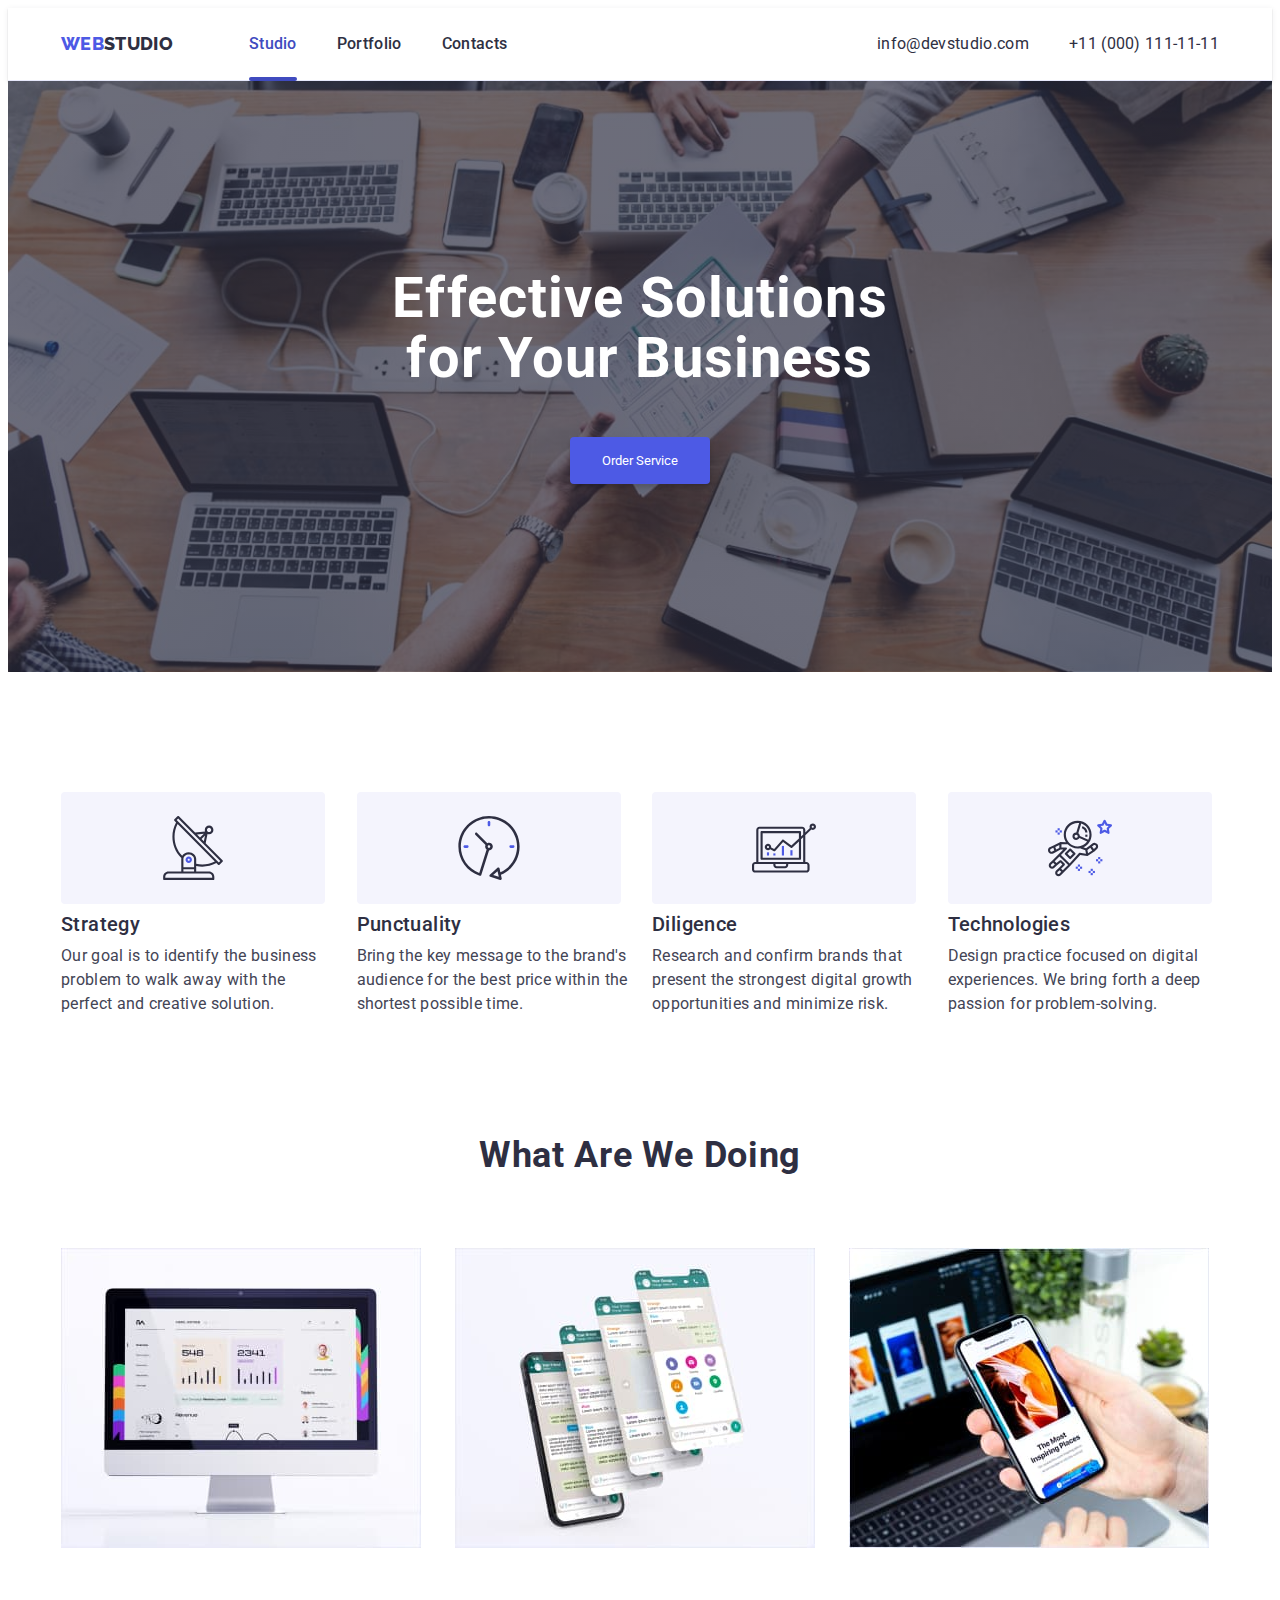
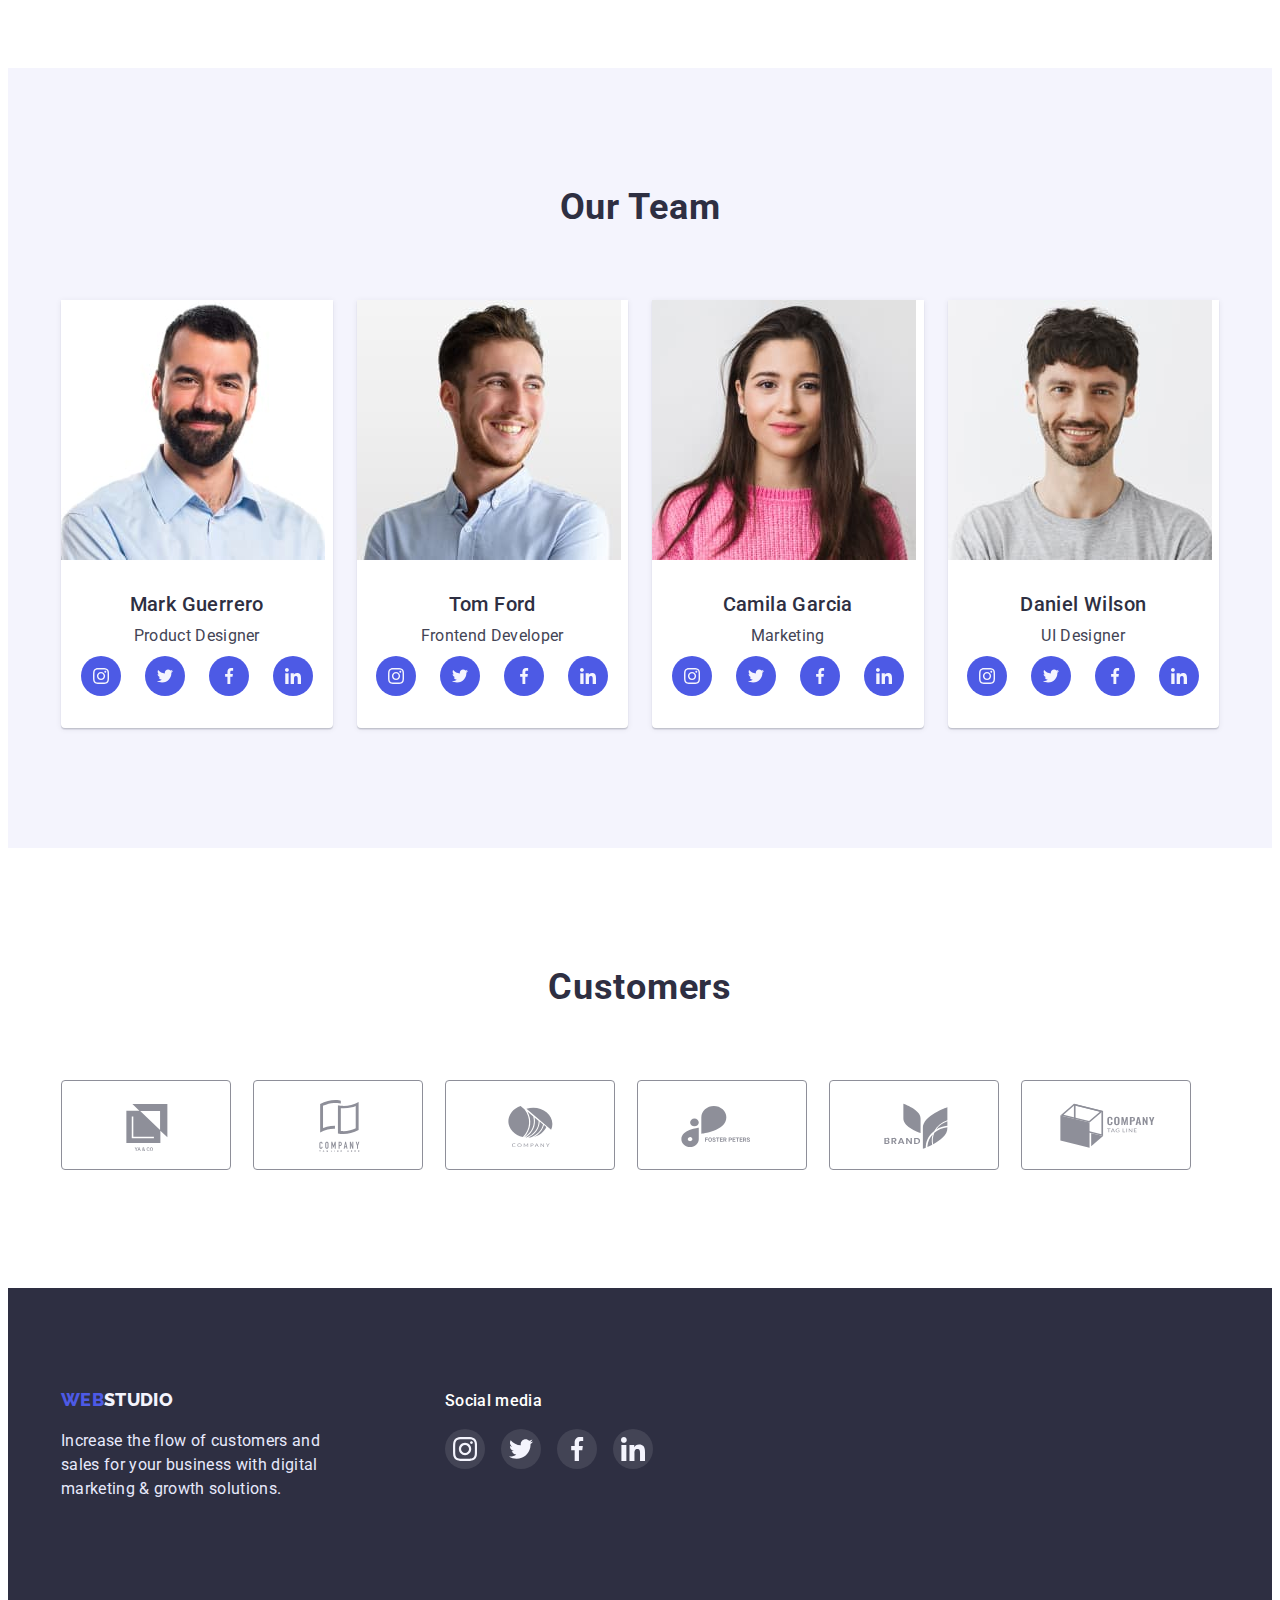
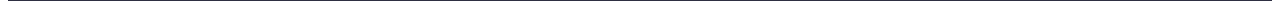
<file: index.html>
<!DOCTYPE html>
<html lang="en">
  <head>
    <meta charset="UTF-8" />
    <meta http-equiv="X-UA-Compatible" content="IE=edge" />
    <meta name="viewport" content="width=device-width, initial-scale=1.0" />
    <title>WebStudio</title>
    <link rel="preconnect" href="https://fonts.googleapis.com" />
    <link rel="preconnect" href="https://fonts.gstatic.com" crossorigin />
    <link
      href="https://fonts.googleapis.com/css2?family=Raleway:wght@800&family=Roboto:wght@400;500;700;900&display=swap"
      rel="stylesheet"
    />
    <link
      rel="stylesheet"
      href="https://cdnjs.cloudflare.com/ajax/libs/modern-normalize/1.1.0/modern-normalize.min.css"
      integrity="sha512-wpPYUAdjBVSE4KJnH1VR1HeZfpl1ub8YT/NKx4PuQ5NmX2tKuGu6U/JRp5y+Y8XG2tV+wKQpNHVUX03MfMFn9Q=="
      crossorigin="anonymous"
      referrerpolicy="no-referrer"
    />
    <link rel="stylesheet" href="./css/style.css" />
  </head>

  <body>
    <header class="header">
      <div class="container header-container">
        <nav class="header-navigation">
          <a class="header-logo logo link" href="./index.html">
            <span class="accent">Web</span>Studio</a
          >
          <ul class="header-list list">
            <li class="header-item">
              <a class="header-link link under" href="./index.html">Studio</a>
            </li>
            <li class="header-item">
              <a class="header-link link" href="./portfolio.html">Portfolio</a>
            </li>
            <li class="header-item">
              <a class="header-link link" href="">Contacts</a>
            </li>
          </ul>
        </nav>

        <address class="header-address">
          <ul class="header-address-list list">
            <li class="header-contact">
              <a
                class="header-address-link link"
                href="mailto:info@devstudio.com"
                >info@devstudio.com</a
              >
            </li>
            <li class="header-contact">
              <a class="header-address-link link" href="tel:+110001111111"
                >+11 (000) 111-11-11</a
              >
            </li>
          </ul>
        </address>
      </div>
    </header>

    <main>
      <section class="hero">
        <div class="container">
          <h1 class="text-main">Effective Solutions for Your Business</h1>
          <button class="button-hero" data-modal-open type="button">
            Order Service
          </button>
        </div>
      </section>
      <!--Service-->
      <section class="section">
        <div class="container">
          <h2 class="visually-hidden">Benefit</h2>
          <ul class="cards-set list">
            <li class="card-set">
              <div class="thumb">
                <svg class="card-icon" width="64" height="64">
                  <use href="./images/icons.svg#icon-antenna"></use>
                </svg>
              </div>
              <h3 class="text-name">Strategy</h3>
              <p class="text-description">
                Our goal is to identify the business problem to walk away with
                the perfect and creative solution.
              </p>
            </li>
            <li class="card-set">
              <div class="thumb">
                <svg class="card-icon" width="64" height="64">
                  <use href="./images/icons.svg#icon-clock"></use>
                </svg>
              </div>
              <h3 class="text-name">Punctuality</h3>
              <p class="text-description">
                Bring the key message to the brand's audience for the best price
                within the shortest possible time.
              </p>
            </li>
            <li class="card-set">
              <div class="thumb">
                <svg class="card-icon" width="64" height="64">
                  <use href="./images/icons.svg#icon-diagram"></use>
                </svg>
              </div>
              <h3 class="text-name">Diligence</h3>
              <p class="text-description">
                Research and confirm brands that present the strongest digital
                growth opportunities and minimize risk.
              </p>
            </li>
            <li class="card-set">
              <div class="thumb">
                <svg class="card-icon" width="64" height="64">
                  <use href="./images/icons.svg#icon-astronaut"></use>
                </svg>
              </div>
              <h3 class="text-name">Technologies</h3>
              <p class="text-description">
                Design practice focused on digital experiences. We bring forth a
                deep passion for problem-solving.
              </p>
            </li>
          </ul>
        </div>
      </section>

      <section class="section-service">
        <div class="container">
          <h2 class="names">What are we doing</h2>
          <ul class="list-gadget list">
            <li class="gadgets">
              <img src="./images/tablet.jpg" alt="tablet" width="360" />
            </li>
            <li class="gadgets">
              <img src="./images/screen.jpg" alt="screen" width="360" />
            </li>
            <li class="gadgets">
              <img src="./images/phone.jpg" alt="phone" width="360" />
            </li>
          </ul>
        </div>
      </section>

      <!--Our team-->
      <section class="section-inverse section">
        <div class="container">
          <h2 class="names">Our Team</h2>
          <ul class="list list-teams">
            <li class="names-backgr">
              <img
                src="./images/markguerrero.jpg"
                alt="photomarkguerrero"
                width="264"
              />
              <div class="list-team-wrap">
                <h3 class="teams">Mark Guerrero</h3>
                <p class="paragraph-text">Product Designer</p>
                <ul class="teams-soc-list list">
                  <li class="teams-soc-item">
                    <a class="teams-soc-link link" href>
                      <svg class="teams-soc-icon" width="16" height="16">
                        <use href="./images/icons.svg#icon-instagram"></use>
                      </svg>
                    </a>
                  </li>
                  <li class="teams-soc-item">
                    <a class="teams-soc-link link" href>
                      <svg class="teams-soc-icon" width="16" height="16">
                        <use href="./images/icons.svg#icon-twitter"></use>
                      </svg>
                    </a>
                  </li>
                  <li class="teams-soc-item">
                    <a class="teams-soc-link link" href>
                      <svg class="teams-soc-icon" width="16" height="16">
                        <use href="./images/icons.svg#icon-facebook"></use>
                      </svg>
                    </a>
                  </li>
                  <li class="teams-soc-item">
                    <a class="teams-soc-link link" href>
                      <svg class="teams-soc-icon" width="16" height="16">
                        <use href="./images/icons.svg#icon-linkedin"></use>
                      </svg>
                    </a>
                  </li>
                </ul>
              </div>
            </li>
            <li class="names-backgr">
              <img src="./images/tomford.jpg" alt="phototomford" width="264" />
              <div class="list-team-wrap">
                <h3 class="teams">Tom Ford</h3>
                <p class="paragraph-text">Frontend Developer</p>
                <ul class="teams-soc-list list">
                  <li class="teams-soc-item">
                    <a class="teams-soc-link link" href>
                      <svg class="teams-soc-icon" width="16" height="16">
                        <use href="./images/icons.svg#icon-instagram"></use>
                      </svg>
                    </a>
                  </li>
                  <li class="teams-soc-item">
                    <a class="teams-soc-link link" href>
                      <svg class="teams-soc-icon" width="16" height="16">
                        <use href="./images/icons.svg#icon-twitter"></use>
                      </svg>
                    </a>
                  </li>
                  <li class="teams-soc-item">
                    <a class="teams-soc-link link" href>
                      <svg class="teams-soc-icon" width="16" height="16">
                        <use href="./images/icons.svg#icon-facebook"></use>
                      </svg>
                    </a>
                  </li>
                  <li class="teams-soc-item">
                    <a class="teams-soc-link link" href>
                      <svg class="teams-soc-icon" width="16" height="16">
                        <use href="./images/icons.svg#icon-linkedin"></use>
                      </svg>
                    </a>
                  </li>
                </ul>
              </div>
            </li>
            <li class="names-backgr">
              <img
                src="./images/camilagarcia.jpg"
                alt="photocamilagarcia"
                width="264"
              />
              <div class="list-team-wrap">
                <h3 class="teams">Camila Garcia</h3>
                <p class="paragraph-text">Marketing</p>
                <ul class="teams-soc-list list">
                  <li class="teams-soc-item">
                    <a class="teams-soc-link link" href>
                      <svg class="teams-soc-icon" width="16" height="16">
                        <use href="./images/icons.svg#icon-instagram"></use>
                      </svg>
                    </a>
                  </li>
                  <li class="teams-soc-item">
                    <a class="teams-soc-link link" href>
                      <svg class="teams-soc-icon" width="16" height="16">
                        <use href="./images/icons.svg#icon-twitter"></use>
                      </svg>
                    </a>
                  </li>
                  <li class="teams-soc-item">
                    <a class="teams-soc-link link" href>
                      <svg class="teams-soc-icon" width="16" height="16">
                        <use href="./images/icons.svg#icon-facebook"></use>
                      </svg>
                    </a>
                  </li>
                  <li class="teams-soc-item">
                    <a class="teams-soc-link link" href>
                      <svg class="teams-soc-icon" width="16" height="16">
                        <use href="./images/icons.svg#icon-linkedin"></use>
                      </svg>
                    </a>
                  </li>
                </ul>
              </div>
            </li>
            <li class="names-backgr">
              <img
                src="./images/danielwilson.jpg"
                alt="photodanielwilson"
                width="264"
              />
              <div class="list-team-wrap">
                <h3 class="teams">Daniel Wilson</h3>
                <p class="paragraph-text">UI Designer</p>
                <ul class="teams-soc-list list">
                  <li class="teams-soc-item">
                    <a class="teams-soc-link link" href>
                      <svg class="teams-soc-icon" width="16" height="16">
                        <use href="./images/icons.svg#icon-instagram"></use>
                      </svg>
                    </a>
                  </li>
                  <li class="teams-soc-item">
                    <a class="teams-soc-link link" href>
                      <svg class="teams-soc-icon" width="16" height="16">
                        <use href="./images/icons.svg#icon-twitter"></use>
                      </svg>
                    </a>
                  </li>
                  <li class="teams-soc-item">
                    <a class="teams-soc-link link" href>
                      <svg class="teams-soc-icon" width="16" height="16">
                        <use href="./images/icons.svg#icon-facebook"></use>
                      </svg>
                    </a>
                  </li>
                  <li class="teams-soc-item">
                    <a class="teams-soc-link link" href>
                      <svg class="teams-soc-icon" width="16" height="16">
                        <use href="./images/icons.svg#icon-linkedin"></use>
                      </svg>
                    </a>
                  </li>
                </ul>
              </div>
            </li>
          </ul>
        </div>
      </section>

      <!--Customers-->
      <section class="section">
        <div class="container">
          <h2 class="customers-title">Customers</h2>
          <ul class="customers-list">
            <li class="customers-item list">
              <a class="customers-link link" href>
                <svg class="customers-icon" width="104" height="56">
                  <use href="./images/icons.svg#icon-logo"></use>
                </svg>
              </a>
            </li>

            <li class="customers-item list">
              <a class="customers-link link" href>
                <svg class="customers-icon" width="104" height="56">
                  <use href="./images/icons.svg#icon-logo2"></use>
                </svg>
              </a>
            </li>

            <li class="customers-item list">
              <a class="customers-link link" href>
                <svg class="customers-icon" width="104" height="56">
                  <use href="./images/icons.svg#icon-logo3"></use>
                </svg>
              </a>
            </li>

            <li class="customers-item list">
              <a class="customers-link link" href>
                <svg class="customers-icon" width="104" height="56">
                  <use href="./images/icons.svg#icon-logo4"></use>
                </svg>
              </a>
            </li>

            <li class="customers-item list">
              <a class="customers-link link" href>
                <svg class="customers-icon" width="104" height="56">
                  <use href="./images/icons.svg#icon-logo5"></use>
                </svg>
              </a>
            </li>

            <li class="customers-item list">
              <a class="customers-link link" href>
                <svg class="customers-icon" width="104" height="56">
                  <use href="./images/icons.svg#icon-logo6"></use>
                </svg>
              </a>
            </li>
          </ul>
        </div>
      </section>
    </main>

    <!--WebStudio-->
    <footer class="footer">
      <div class="footer-container">
        <div class="footer-description">
          <a class="footer-logo logo link" href="./index.html">
            <span class="accent">Web</span
            ><span class="accent-logo">Studio</span></a
          >
          <p class="footer-text">
            Increase the flow of customers and sales for your business with
            digital marketing & growth solutions.
          </p>
        </div>
        <div class="footer-soc">
          <p class="footer-soc-title">Social media</p>
          <ul class="footer-soc-list list">
            <li class="footer-soc-item list">
              <a class="footer-soc-link link" href>
                <svg class="footer-soc-icon" width="24" height="24">
                  <use href="./images/icons.svg#icon-instagram"></use>
                </svg>
              </a>
            </li>
            <li class="footer-soc-item">
              <a class="footer-soc-link link" href>
                <svg class="footer-soc-icon" width="24" height="24">
                  <use href="./images/icons.svg#icon-twitter"></use>
                </svg>
              </a>
            </li>
            <li class="footer-soc-item">
              <a class="footer-soc-link link" href>
                <svg class="footer-soc-icon" width="24" height="24">
                  <use href="./images/icons.svg#icon-facebook"></use>
                </svg>
              </a>
            </li>
            <li class="footer-soc-item">
              <a class="footer-soc-link link" href>
                <svg class="footer-soc-icon" width="24" height="24">
                  <use href="./images/icons.svg#icon-linkedin"></use>
                </svg>
              </a>
            </li>
          </ul>
        </div>
      </div>
    </footer>
    <div class="backdrop is-hidden" data-modal>
      <div class="modal">
        <button class="modal-close" type="button" data-modal-close>
          <svg class="modal-close-icon" width="8" height="8">
            <use href="./images/icons.svg#icon-close-black"></use>
          </svg>
        </button>
      </div>
    </div>
    <script src="./js/modal.js"></script>
  </body>
</html>
</file>
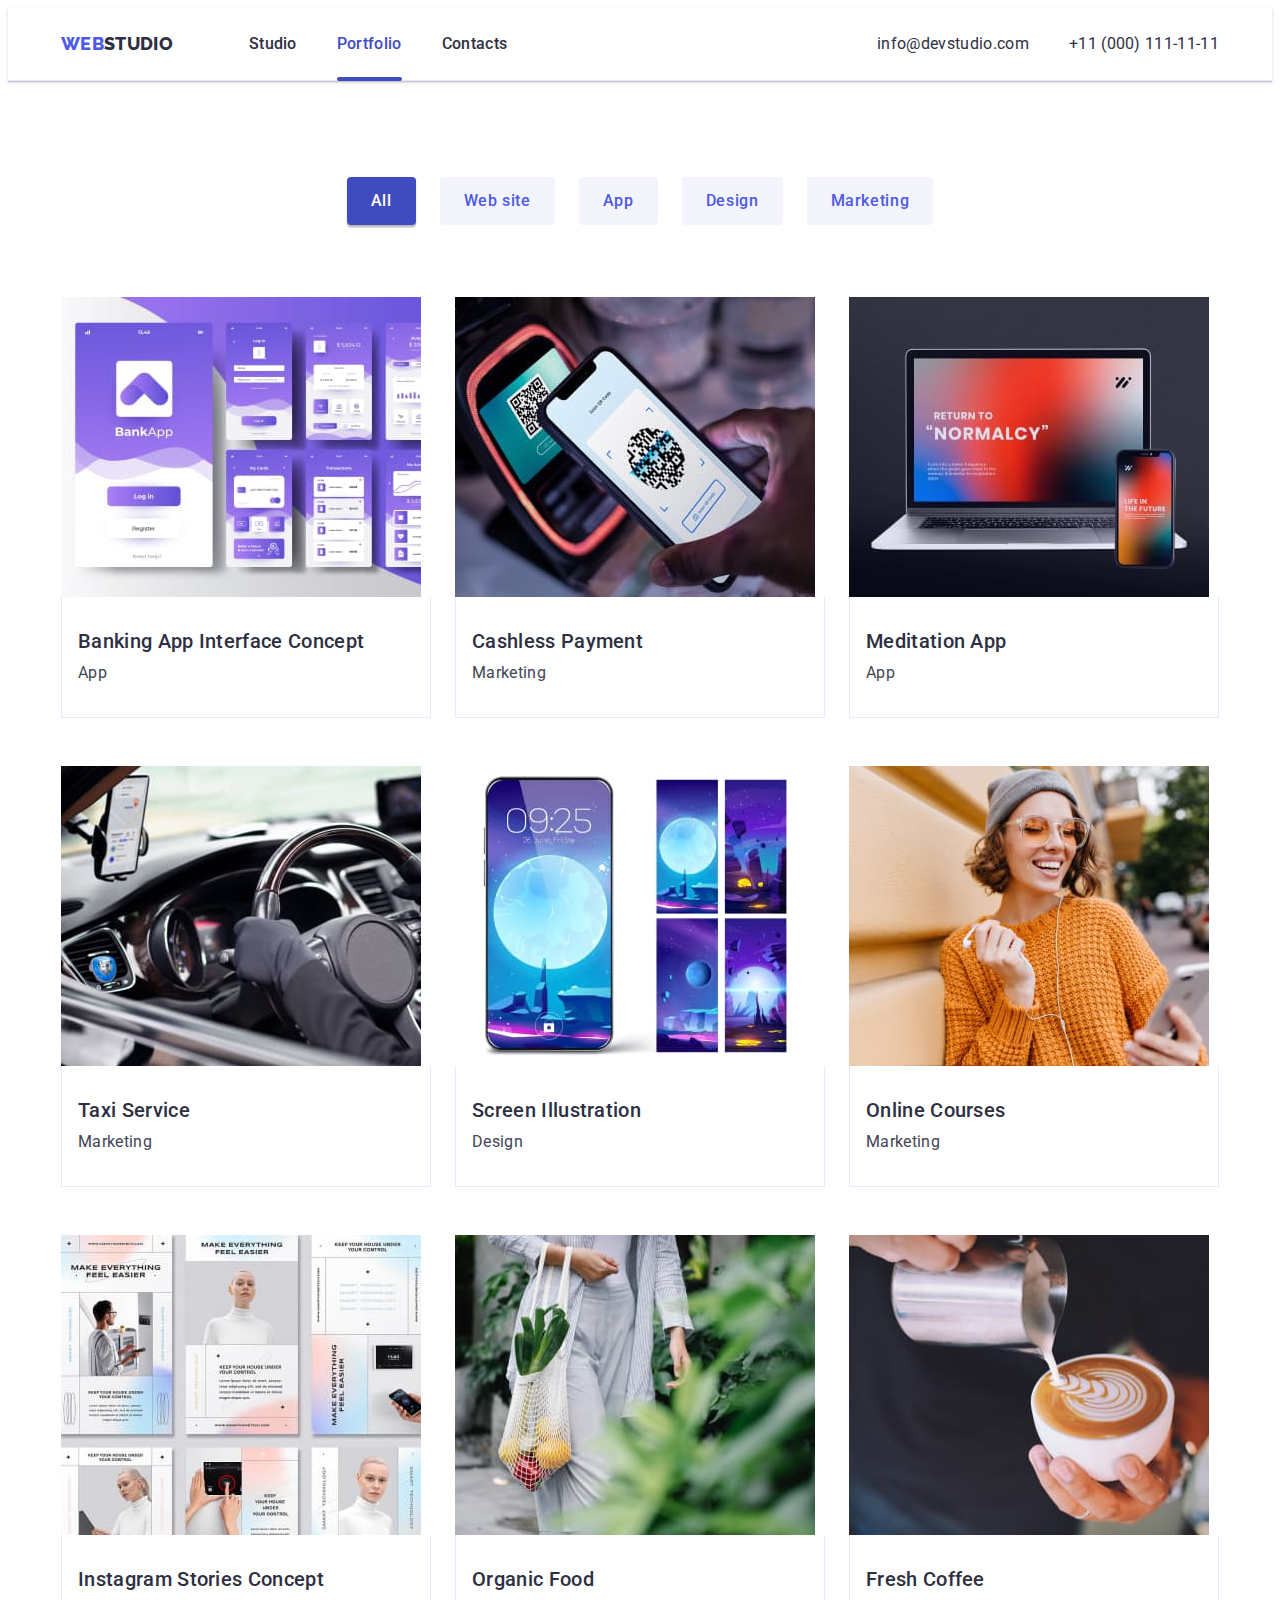
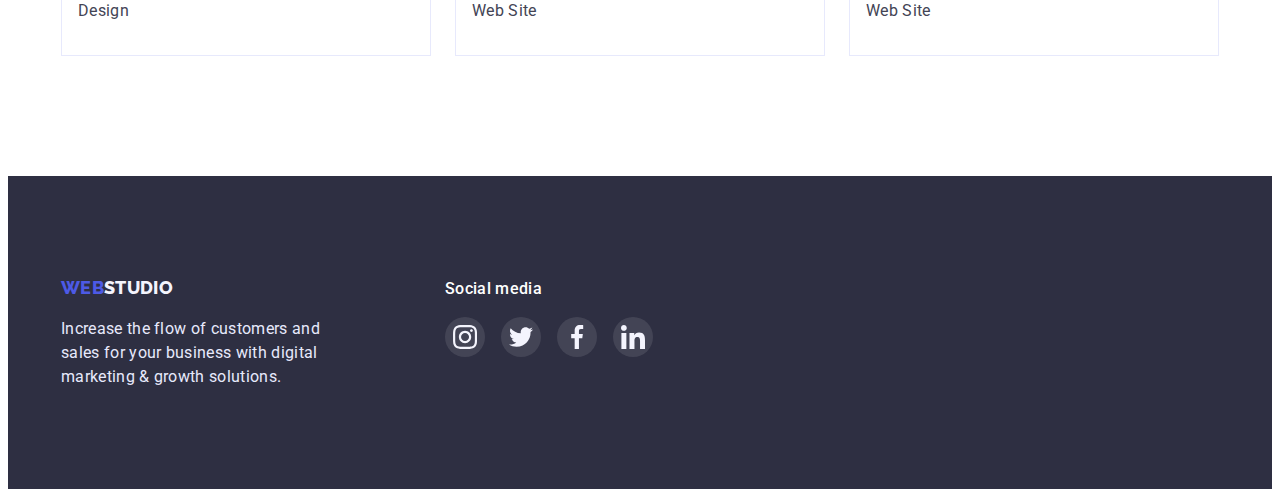
<file: portfolio.html>
<!DOCTYPE html>
<html lang="en">
  <head>
    <meta charset="UTF-8" />
    <meta http-equiv="X-UA-Compatible" content="IE=edge" />
    <meta name="viewport" content="width=device-width, initial-scale=1.0" />
    <title>WebStudio</title>
    <link rel="preconnect" href="https://fonts.googleapis.com" />
    <link rel="preconnect" href="https://fonts.gstatic.com" crossorigin />
    <link
      href="https://fonts.googleapis.com/css2?family=Raleway:wght@800&family=Roboto:wght@400;500;700;900&display=swap"
      rel="stylesheet"
    />
    <link
      rel="stylesheet"
      href="https://cdnjs.cloudflare.com/ajax/libs/modern-normalize/1.1.0/modern-normalize.min.css"
      integrity="sha512-wpPYUAdjBVSE4KJnH1VR1HeZfpl1ub8YT/NKx4PuQ5NmX2tKuGu6U/JRp5y+Y8XG2tV+wKQpNHVUX03MfMFn9Q=="
      crossorigin="anonymous"
      referrerpolicy="no-referrer"
    />
    <link rel="stylesheet" href="./css/style.css" />
  </head>

  <body>
    <header class="header">
      <div class="container header-container">
        <nav class="header-navigation">
          <a class="header-logo logo link" href="./index.html">
            <span class="accent">Web</span>Studio</a
          >
          <ul class="header-list list">
            <li class="header-item">
              <a class="header-link link" href="./index.html">Studio</a>
            </li>
            <li class="header-item">
              <a class="header-link link under" href="./portfolio.html"
                >Portfolio</a
              >
            </li>
            <li class="header-item">
              <a class="header-link link" href="">Contacts</a>
            </li>
          </ul>
        </nav>

        <address class="header-address">
          <ul class="header-address-list list">
            <li class="header-contact">
              <a
                class="header-address-link link"
                href="mailto:info@devstudio.com"
                >info@devstudio.com</a
              >
            </li>
            <li class="header-contact">
              <a class="header-address-link link" href="tel:+110001111111"
                >+11 (000) 111-11-11</a
              >
            </li>
          </ul>
        </address>
      </div>
    </header>

    <main>
      <section class="projects">
        <div class="container">
          <h1 class="visually-hidden">List of Projects</h1>
          <ul class="filter-list list">
            <li class="filter-item">
              <button class="filter-button filter-current" type="button">
                All
              </button>
            </li>
            <li class="filter-item">
              <button class="filter-button" type="button">Web site</button>
            </li>
            <li class="filter-item">
              <button class="filter-button" type="button">App</button>
            </li>
            <li class="filter-item">
              <button class="filter-button" type="button">Design</button>
            </li>
            <li class="filter-item">
              <button class="filter-button" type="button">Marketing</button>
            </li>
          </ul>

          <ul class="projects-list list">
            <li class="projects-backgr">
              <a href="" class="projects-link link">
                <div class="projects-cover-wrap">
                  <img src="./img/bank.jpg" alt="bankingapp" width="360" />
                  <p class="projects-cover-text">
                    14 Stylish and User-Friendly App Design Concepts · Task
                    Manager App · Calorie Tracker App · Exotic Fruit Ecommerce
                    App · Cloud Storage App
                  </p>
                </div>
                <div class="projects-list-wrap">
                  <h2 class="concept-item">Banking App Interface Concept</h2>
                  <p class="projects-text">App</p>
                </div>
              </a>
            </li>

            <li class="projects-backgr">
              <a href="" class="projects-link link">
                <div class="projects-cover-wrap">
                  <img
                    src="./img/payment.jpg"
                    alt="cashlesspayment"
                    width="360"
                  />
                  <p class="projects-cover-text">
                    14 Stylish and User-Friendly App Design Concepts · Task
                    Manager App · Calorie Tracker App · Exotic Fruit Ecommerce
                    App · Cloud Storage App
                  </p>
                </div>
                <div class="projects-list-wrap">
                  <h2 class="concept-item">Cashless Payment</h2>
                  <p class="projects-text">Marketing</p>
                </div>
              </a>
            </li>

            <li class="projects-backgr">
              <a href="" class="projects-link link">
                <div class="projects-cover-wrap">
                  <img
                    src="./img/meditation.jpg"
                    alt="meditationapp"
                    width="360"
                  />
                  <p class="projects-cover-text">
                    14 Stylish and User-Friendly App Design Concepts · Task
                    Manager App · Calorie Tracker App · Exotic Fruit Ecommerce
                    App · Cloud Storage App
                  </p>
                </div>
                <div class="projects-list-wrap">
                  <h2 class="concept-item">Meditation App</h2>
                  <p class="projects-text">App</p>
                </div>
              </a>
            </li>

            <li class="projects-backgr">
              <a href="" class="projects-link link">
                <div class="projects-cover-wrap">
                  <img src="./img/taxi.jpg" alt="taxiservice" width="360" />
                  <p class="projects-cover-text">
                    14 Stylish and User-Friendly App Design Concepts · Task
                    Manager App · Calorie Tracker App · Exotic Fruit Ecommerce
                    App · Cloud Storage App
                  </p>
                </div>
                <div class="projects-list-wrap">
                  <h2 class="concept-item">Taxi Service</h2>
                  <p class="projects-text">Marketing</p>
                </div>
              </a>
            </li>

            <li class="projects-backgr">
              <a href="" class="projects-link link">
                <div class="projects-cover-wrap">
                  <img
                    src="./img/screen.jpg"
                    alt="screenillustration"
                    width="360"
                  />
                  <p class="projects-cover-text">
                    14 Stylish and User-Friendly App Design Concepts · Task
                    Manager App · Calorie Tracker App · Exotic Fruit Ecommerce
                    App · Cloud Storage App
                  </p>
                </div>
                <div class="projects-list-wrap">
                  <h2 class="concept-item">Screen Illustration</h2>
                  <p class="projects-text">Design</p>
                </div>
              </a>
            </li>

            <li class="projects-backgr">
              <a href="" class="projects-link link">
                <div class="projects-cover-wrap">
                  <img
                    src="./img/onlinecourses.jpg"
                    alt="onlinecourses"
                    width="360"
                  />
                  <p class="projects-cover-text">
                    14 Stylish and User-Friendly App Design Concepts · Task
                    Manager App · Calorie Tracker App · Exotic Fruit Ecommerce
                    App · Cloud Storage App
                  </p>
                </div>
                <div class="projects-list-wrap">
                  <h2 class="concept-item">Online Courses</h2>
                  <p class="projects-text">Marketing</p>
                </div>
              </a>
            </li>

            <li class="projects-backgr">
              <a href="" class="projects-link link">
                <div class="projects-cover-wrap">
                  <img
                    src="./img/instagram.jpg"
                    alt="instagramstoriesconcept"
                    width="360"
                  />
                  <p class="projects-cover-text">
                    14 Stylish and User-Friendly App Design Concepts · Task
                    Manager App · Calorie Tracker App · Exotic Fruit Ecommerce
                    App · Cloud Storage App
                  </p>
                </div>
                <div class="projects-list-wrap">
                  <h2 class="concept-item">Instagram Stories Concept</h2>
                  <p class="projects-text">Design</p>
                </div>
              </a>
            </li>

            <li class="projects-backgr">
              <a href="" class="projects-link link">
                <div class="projects-cover-wrap">
                  <img
                    src="./img/organicfood.jpg"
                    alt="organicfood"
                    width="360"
                  />
                  <p class="projects-cover-text">
                    14 Stylish and User-Friendly App Design Concepts · Task
                    Manager App · Calorie Tracker App · Exotic Fruit Ecommerce
                    App · Cloud Storage App
                  </p>
                </div>
                <div class="projects-list-wrap">
                  <h2 class="concept-item">Organic Food</h2>
                  <p class="projects-text">Web Site</p>
                </div>
              </a>
            </li>

            <li class="projects-backgr">
              <a href="" class="projects-link link">
                <div class="projects-cover-wrap">
                  <img
                    src="./img/freshcoffee.jpg"
                    alt="freshcoffee"
                    width="360"
                  />
                  <p class="projects-cover-text">
                    14 Stylish and User-Friendly App Design Concepts · Task
                    Manager App · Calorie Tracker App · Exotic Fruit Ecommerce
                    App · Cloud Storage App
                  </p>
                </div>
                <div class="projects-list-wrap">
                  <h2 class="concept-item">Fresh Coffee</h2>
                  <p class="projects-text">Web Site</p>
                </div>
              </a>
            </li>
          </ul>
        </div>
      </section>
    </main>

    <!--WebStudio-->
    <footer class="footer">
      <div class="footer-container">
        <div class="footer-description">
          <a class="footer-logo logo link" href="./index.html">
            <span class="accent">Web</span
            ><span class="accent-logo">Studio</span></a
          >
          <p class="footer-text">
            Increase the flow of customers and sales for your business with
            digital marketing & growth solutions.
          </p>
        </div>
        <div class="footer-soc">
          <p class="footer-soc-title">Social media</p>
          <ul class="footer-soc-list list">
            <li class="footer-soc-item list">
              <a class="footer-soc-link link" href>
                <svg class="footer-soc-icon" width="24" height="24">
                  <use href="./images/icons.svg#icon-instagram"></use>
                </svg>
              </a>
            </li>
            <li class="footer-soc-item">
              <a class="footer-soc-link link" href>
                <svg class="footer-soc-icon" width="24" height="24">
                  <use href="./images/icons.svg#icon-twitter"></use>
                </svg>
              </a>
            </li>
            <li class="footer-soc-item">
              <a class="footer-soc-link link" href>
                <svg class="footer-soc-icon" width="24" height="24">
                  <use href="./images/icons.svg#icon-facebook"></use>
                </svg>
              </a>
            </li>
            <li class="footer-soc-item">
              <a class="footer-soc-link link" href>
                <svg class="footer-soc-icon" width="24" height="24">
                  <use href="./images/icons.svg#icon-linkedin"></use>
                </svg>
              </a>
            </li>
          </ul>
        </div>
      </div>
    </footer>
  </body>
</html>
</file>
<file: css/style.css>
:root {
--main-color:#434455;
--primary-color: #2E2F42;
--secondory-color: #F4F4FD;
--secondary-font-color:#FFFFFF;
--accent-color: #4D5AE5;
--hover-color:#404BBF;
--footer-text:#E7E9FC;

}

p,h1,h2,h3,h4,h5,h6 {
  margin: 0;
}

ul {
  margin: 0;
  padding-left: 0;
}
img {
  display: block;
}

 button {
  cursor: pointer;
 }

 address {
  font-style: normal;
 }


body {
font-family: 'Roboto', sans-serif;
color:var(--primary-color);
font-size: 16px;
line-height: 1.5;
letter-spacing: 0.02em;
}
.container {
  display: inherit;
  width: 100%;
  max-width: 1158px;
  padding: 0 15px;
  margin: 0 auto;
}

address {
  font:inherit;
}

.link {
text-decoration: none;
color: inherit;
font: inherit;
}

.list {
list-style: none;
}

.section {
  padding-bottom: 120px;
  padding-top: 120px;
}

.section-service {
  margin-top: 0;
  padding-bottom: 120px;
}
/*-------------HEADER--------------- */

.header {
  background-color:var(--secondary-font-color);
  border-bottom:1px solid var(--footer-text);
  box-shadow: 0px 2px 1px rgba(46, 47, 66, 0.08), 0px 1px 1px rgba(46, 47, 66, 0.16), 0px 1px 6px rgba(46, 47, 66, 0.08);
}

.header-container {
  display: flex;
  align-items: center;
}

.header-logo {
  display: block;
  padding-top: 24px;
  padding-bottom: 24px;
  margin-right: 76px;
}
.header-navigation {
  display: flex;
}

.accent {
  color:var(--accent-color);
}

.accent-logo {
  color: var(--secondory-color);
}

.logo {
  font-family: 'Raleway',sans-serif;
  font-weight: 800;
  font-size: 18px;
  line-height: 1.33;
  text-transform: uppercase;
}

.header-list {
  display: flex;
  font-weight: 500;
  font-size: 16px;
  line-height: 1.5;
  align-items: center;
}

.header-item :is(:hover, :focus){
 color: var(--hover-color);
 
}

.header-item:not(:last-child) {
margin-right: 40px;
}

.header-item {
  transition: color 250ms cubic-bezier(0.4, 0, 0.2, 1);
}

.header-link {
  display: block;
  padding-top: 24px;
  padding-bottom: 24px;
  font-weight: 500;
  font-size: 16px;
  line-height: 1.5;
  letter-spacing: 0.02em;
  color: var(--primary-color);
  transition: color 250ms cubic-bezier(0.4, 0, 0.2, 1);
}

.under {
  color: var(--hover-color);
  position: relative;
}

.under::after {
  content: '';
  display: block;
  width: 100%;
  height: 4px;
  left: 0px;
  bottom: -1px;
  position: absolute;
  background: var(--hover-color);
  border-radius: 2px;
  opacity: 1;
  transition: opacity 250mscubic-bezier(0.4, 0, 0.2, 1);
}


.header-address {
  font-weight: 400;
  font-size: 16px;
  line-height: 1.5;
  letter-spacing: 0.02em;
  margin-left: auto;
}

.header-contact:not(:last-child) {
  margin-right: 40px;

}

.header-address-link:is(:hover,:focus){
  color:var(--hover-color);
  
}

.header-address-link {
  display: block;
  padding-top: 24px;
  padding-bottom: 24px;
  transition: color 250ms cubic-bezier(0.4, 0, 0.2, 1);
  
}

.header-address-list {
  display: flex;
  align-items: center;
}

/*----------MAIN STUDIO--------*/

.hero {
  max-width: 1440px;
  margin-right: auto;
  margin-left: auto;
  background-image:linear-gradient(
  rgba(46, 47, 66, 0.7), 
  rgba(46, 47, 66, 0.7)), url(../images/main-people-office.jpg);
  background-repeat: no-repeat;
  background-position: center;
  background-size: cover;
  padding-top: 188px;
  padding-bottom: 188px;
  background-color: var(--primary-color);
}

.text-main {
  max-width: 496px;
  font-size: 56px;
  line-height: 1.07;
  text-align: center;
  letter-spacing: 0.02em;
  color: var(--secondary-font-color);
  margin: auto;
}

.button-hero {
  cursor: pointer;
  padding: 16px 32px;
  border: none;
  font-family: inherit;
  color: var(--secondary-font-color);
  background-color: var(--accent-color);
  box-shadow: 0px 4px 4px rgba(0, 0, 0, 0.15);
  border-radius: 4px;
  display: block;
  margin: auto;
  margin-top: 48px;
  transition: background-color 250ms cubic-bezier(0.4, 0, 0.2, 1), color 250ms cubic-bezier(0.4, 0, 0.2, 1);
}

.button-hero:is(:hover, :focus) {
  background-color: var(--hover-color);
  color: var(--secondary-font-color);
  
}


.main-text {

}

.visually-hidden {
  position: absolute;
  white-space: nowrap;
  width: 1px;
  height: 1px;
  overflow: hidden;
  border: 0;
  padding: 0;
  clip: rect(0 0 0 0);
  clip-path: inset(50%);
  margin: -1px;
}

.cards-set {
  display: flex;
  gap: 24px;
 }
  .card-set {
    flex-basis: calc((100% - 72px)/4);
  }
 
  .card-icon {
  fill: var(--primary-color);
  }
  
.thumb {
display: flex;
align-items: center;
justify-content: center;
width: 264px;
height: 112px;
background-color: var(--secondory-color);
border-radius: 4px;
}

.text-name {
  margin-top: 8px;
  font-weight: 500;
  font-size: 20px;
  line-height: 1.2;
  letter-spacing: 0.02em;
  color: var(--primary-color);
}

.text-description {
  margin-top: 8px;
  font-size: 16px;
  line-height: 1.5;
  letter-spacing: 0.02em;
  color: var(--main-color);
}

.names {
  font-size: 36px;
  line-height: 1.11;
  letter-spacing: 0.02em;
  text-align: center;
  text-transform: capitalize;
  margin-bottom: 72px;
}

.list-gadget {
  display: flex;
  justify-content: space-between;
}

.gadgets {
  flex-basis: calc((100% - 48px)/3);
}

.list-teams {
  display: flex;
  gap: 24px;
}


.names-backgr {
  background: var(--secondary-font-color);
  flex-basis: calc((100% - 72px)/4);
  border-radius: 0px 0px 4px 4px;
  box-shadow: 0px 1px 6px rgba(46, 47, 66, 0.08), 0px 1px 1px rgba(46, 47, 66, 0.16), 0px 2px 1px rgba(46, 47, 66, 0.08);
}



.teams {
  font-weight: 500;
  font-size: 20px;
  line-height: 1.2;
  letter-spacing: 0.02em;
  text-align: center;
  margin-bottom: 8px;
}

.paragraph-text {
 text-align: center;
 color: var(--main-color);
 margin-bottom: 8px;
}

.list-team-wrap {
  padding-top: 32px;
  padding-bottom: 32px;
  padding-left: 16px;
  padding-right: 16px;
}

.teams-soc-list {
  display: flex;
  justify-content: center;
  gap: 24px;
}

.teams-soc-item {
  width: 40px;
  height: 40px;
}

.teams-soc-link {
  width: 100%;
  height: 100%;
  border-radius: 50%;
  display: flex;
  justify-content: center;
  align-items: center;
  background-color: var(--accent-color);
  transition: background-color 250ms cubic-bezier(0.4, 0, 0.2, 1);
}

.teams-soc-icon {
  fill: var(--secondory-color);
  
}

.teams-soc-link:is(:hover, :focus) {
  background-color: var(--hover-color);
  
}


/*-------------MAIN PORTFOLIO---------*/

.filter-list {
  font-weight: 500;
  font-size: 16px;
  line-height: 1.5px;
  color:var(--accent-color);
  display: flex;
  justify-content: center;
  margin-bottom: 72px;
}

.filter-item:not(:last-child) {
 margin-right: 24px;
}

.filter-button {
font-family: inherit;
cursor: pointer;
border: var(--footer-text);
background-color: var(--secondory-color);
padding: 12px 24px;
border-radius: 4px;
color: var(--accent-color);
font-weight: 500;
font-size: 16px;
line-height: 1.5;
letter-spacing: 0.04em;
transition: background-color 250ms cubic-bezier(0.4, 0, 0.2, 1), 
color 250ms cubic-bezier(0.4, 0, 0.2, 1), 
box-shadow 250ms cubic-bezier(0.4, 0, 0.2, 1),
border-color 250ms cubic-bezier(0.4, 0, 0.2, 1);
}

.filter-button:is(:hover,:focus, .filter-current) {
  background-color: var(--hover-color);
  color: var(--secondary-font-color);
  border-color: transparent;
  box-shadow: 0px 3px 1px rgba(0, 0, 0, 0.1), 0px 2px 1px rgba(0, 0, 0, 0.08), 0px 2px 2px rgba(0, 0, 0, 0.12);
}

.concept-item {
  font-weight: 500;
  font-size: 20px;
  line-height: 1.2;
  color: var(--primary-color);
  margin-bottom: 8px;
}
 .projects {
  padding-top: 96px;
  padding-bottom: 120px;
 }

.projects-backgr {
  background-color: var(--secondary-font-color);
  flex-basis: calc((100% - 48px)/3);
  width: 360px;
}


.projects-list {
  display: flex;
  flex-wrap: wrap;
  column-gap: 24px;
  row-gap: 48px;

}
.projects-text {
font-size: 16px;
line-height: 1.5;
color: var(--main-color);
}

.projects-cover-wrap {
  position: relative;
  overflow: hidden;
}

.projects-cover-text {
  position: absolute;
  top: 0;
  height: 100%;
  font-weight: 400;
  font-size: 16px;
  line-height: 1.5;
  letter-spacing: 0.02em;
  color: var(--secondory-color);
  padding: 40px 32px;
  background: var(--accent-color); 
  transform:  translateY(100%);
  transition: transform 250ms cubic-bezier(0.4, 0, 0.2, 1);
  overflow: auto;

}

.projects-link:hover .projects-cover-text, 
.projects-link:focus .projects-cover-text {
  transform: translateY(0);
  
}

.projects-list-wrap {
  border-left: 1px solid var(--footer-text);
  border-bottom: 1px solid var(--footer-text);
  border-right: 1px solid var(--footer-text);
  padding-left: 16px;
  padding-right: 16px;
  padding-top: 32px;
  padding-bottom: 32px;
}

.projects-link {
display: block;
max-width: 100%;
height: auto;
transition: transform 250ms cubic-bezier(0.4, 0, 0.2, 1),
box-shadow 250ms cubic-bezier(0.4, 0, 0.2, 1);
}

.projects-link:is(:hover, :focus) {
box-shadow: 0px 1px 6px rgba(46, 47, 66, 0.08), 0px 1px 1px rgba(46, 47, 66, 0.16), 0px 2px 1px rgba(46, 47, 66, 0.08);

}

.section-inverse {
  background-color: var(--secondory-color);
}


.customers-title {
  font-weight: 700;
  font-size: 36px;
  line-height: 1.11;
  text-align: center;
  letter-spacing: 0.02em;
  text-transform: capitalize;
  color: var(--primary-color);
  margin-bottom: 72px;
}




.customers-item {
flex-basis: calc((100%-120px)/6);
width: 168px;
height: 88px;
}

.customers-list {
display: flex;
gap: 24px;
}

.customers-link {
display: flex;
align-items: center;
justify-content: center;
height: 100%;
width: 100%;
border: 1px solid #8E8F99;
border-radius: 4px;
color: #8E8F99;
transition: border-color 250ms cubic-bezier(0.4, 0, 0.2, 1), color 250ms cubic-bezier(0.4, 0, 0.2, 1);
}

.customers-link:is(:hover, :focus) {
  border-color: var(--hover-color);
  color: var(--hover-color);
  
}

 .customers-icon {
  fill: currentColor;
 }

/*-------FOOTER--------*/

.footer-logo {

}


.footer-text {
color: var(--footer-text);
font-size: 16px;
line-height: 1.5;
letter-spacing: 0.02em;
max-width: 264px;
margin-top: 16px;
}

.footer {
background-color: var(--primary-color);
padding-top: 100px;
padding-bottom: 100px;
}

.footer-container {
  display: flex;
  align-items: baseline;
  max-width: 1158px;
  margin: 0 auto;
}

.footer-soc-title {
  font-weight: 500;
  font-size: 16px;
  line-height: 1.5;
  letter-spacing: 0.02em;
  color: var(--secondary-font-color);
  margin-bottom: 16px;
}

.footer-soc {
  margin-left: 120px;
}

 .footer-soc-list {
  display: flex;
  gap: 16px;
 }

 .footer-soc-item {
  width: 40px;
  height: 40px;
 }

 .footer-soc-link {
  width: 100%;
  height: 100%;
  display: flex;
  justify-content: center;
  align-items: center;
  border-radius: 50%;
  background-color: rgba(255, 255, 255, 0.1);
  transition: background-color 250ms cubic-bezier(0.4, 0, 0.2, 1);
 }

 .footer-soc-icon {
  fill:var(--secondory-color);
  
 }

 .footer-soc-link:is(:hover, :focus) {
  border-radius: 50%;
  background-color: #31D0AA;
  
}

 .backdrop {
  position: fixed;
  top: 0;
  width: 100%;
  height: 100%;
  background-color: rgba(46, 47, 66, 0.4);
  transition: opacity 250ms cubic-bezier(0.4, 0, 0.2, 1), visibility 250ms cubic-bezier(0.4, 0, 0.2, 1);
 }

 .modal {
  position: absolute;
  top: 50%;
  left: 50%;
  transform: translate(-50%, -50%) scale(1);
  width: 408px;
  min-height: 576px;
  background: #FCFCFC;
  box-shadow: 0px 1px 1px rgba(0, 0, 0, 0.14), 0px 1px 3px rgba(0, 0, 0, 0.12), 0px 2px 1px rgba(0, 0, 0, 0.2);
  border-radius: 4px;
  padding: 24px;
  transition: transform 250ms cubic-bezier(0.4, 0, 0.2, 1);
 }

 .backdrop.is-hidden .modal {
  transform: translate(-50%, -50%) scale(0);
 }

 .modal-close {
  width: 24px;
  height: 24px;
  background: #E7E9FC;
  border: 1px solid rgba(0, 0, 0, 0.1);
  border-radius: 50%;
  display: flex;
  align-items: center;
  justify-content: center;
  margin-left: auto;
  padding: 0;
  transition: background-color 250ms cubic-bezier(0.4, 0, 0.2, 1), 
  fill 250ms cubic-bezier(0.4, 0, 0.2, 1),
  border 250ms cubic-bezier(0.4, 0, 0.2, 1);
}

.modal-close:is(:hover, :focus){
  background-color: var(--accent-color);
  fill: var(--secondary-font-color);
  border:none;
}

.is-hidden {
  opacity: 0;
  visibility: hidden;
  pointer-events: none;
}
</file>
